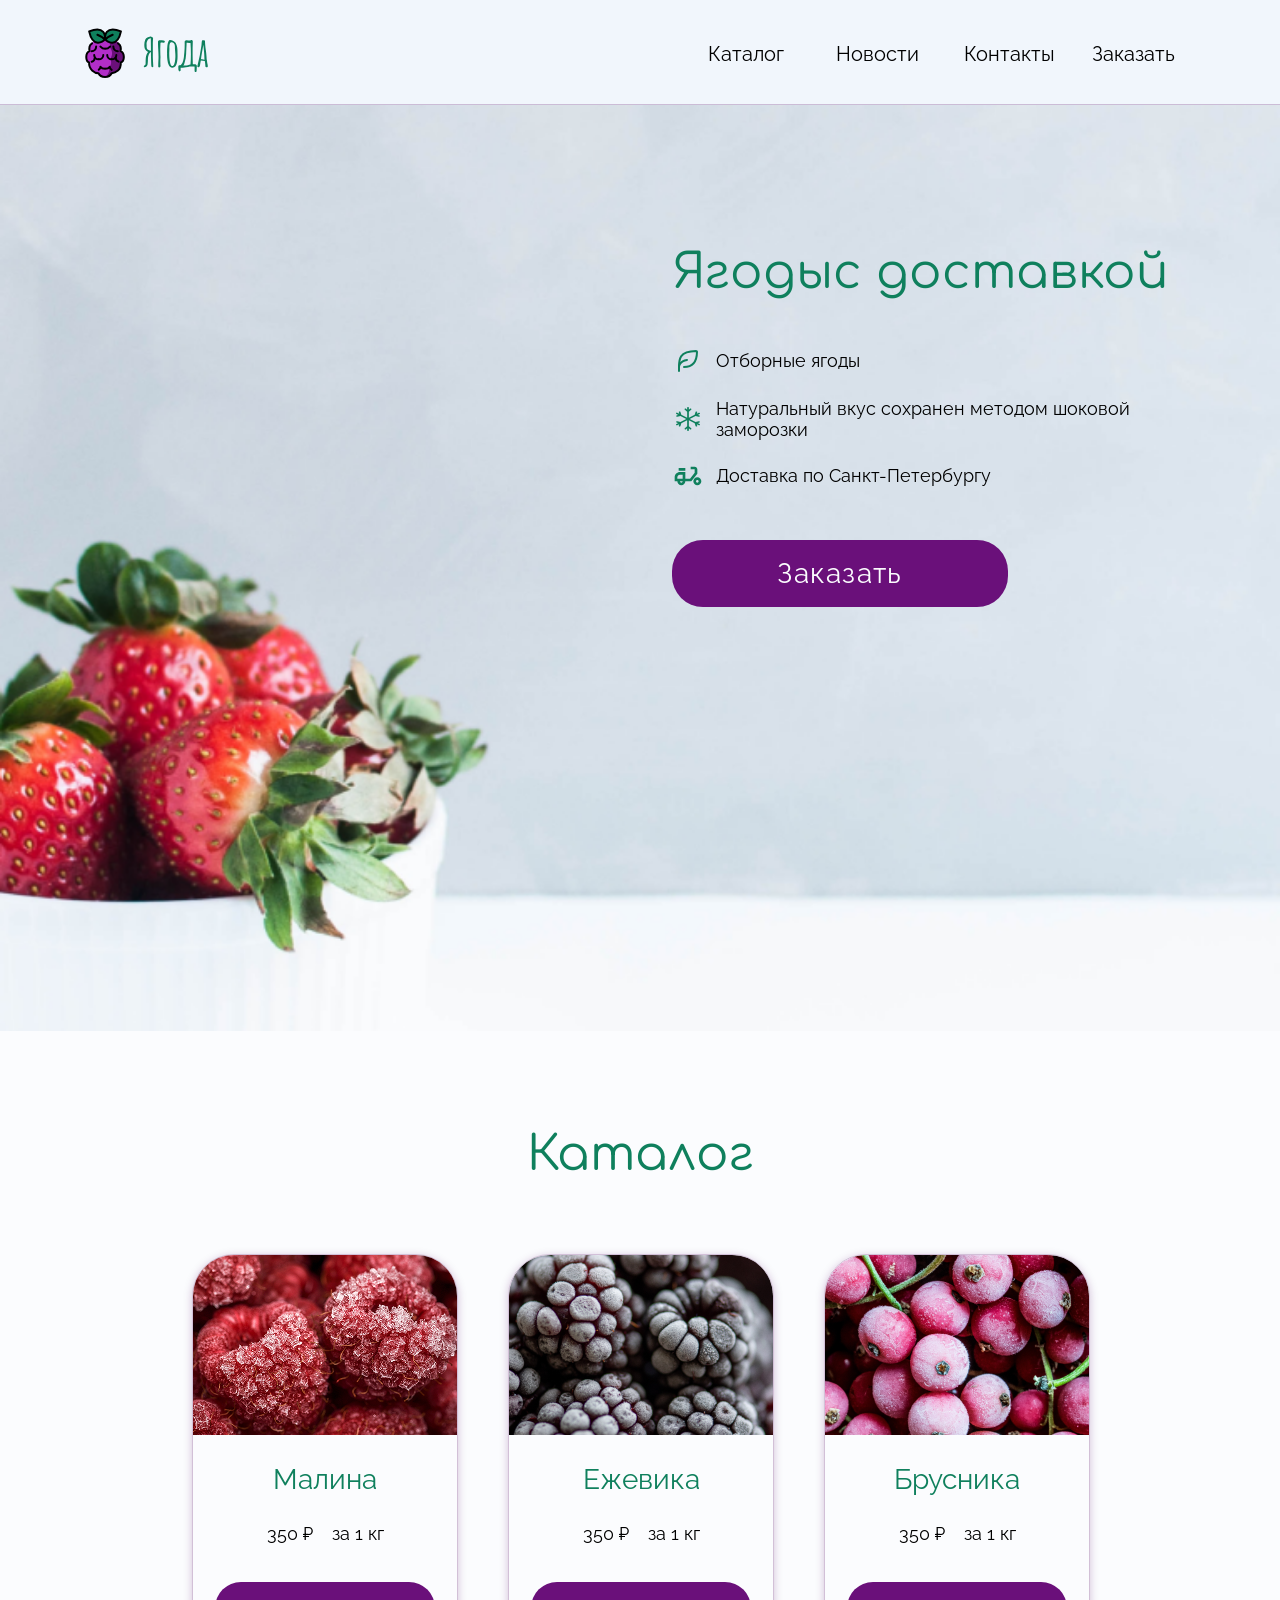
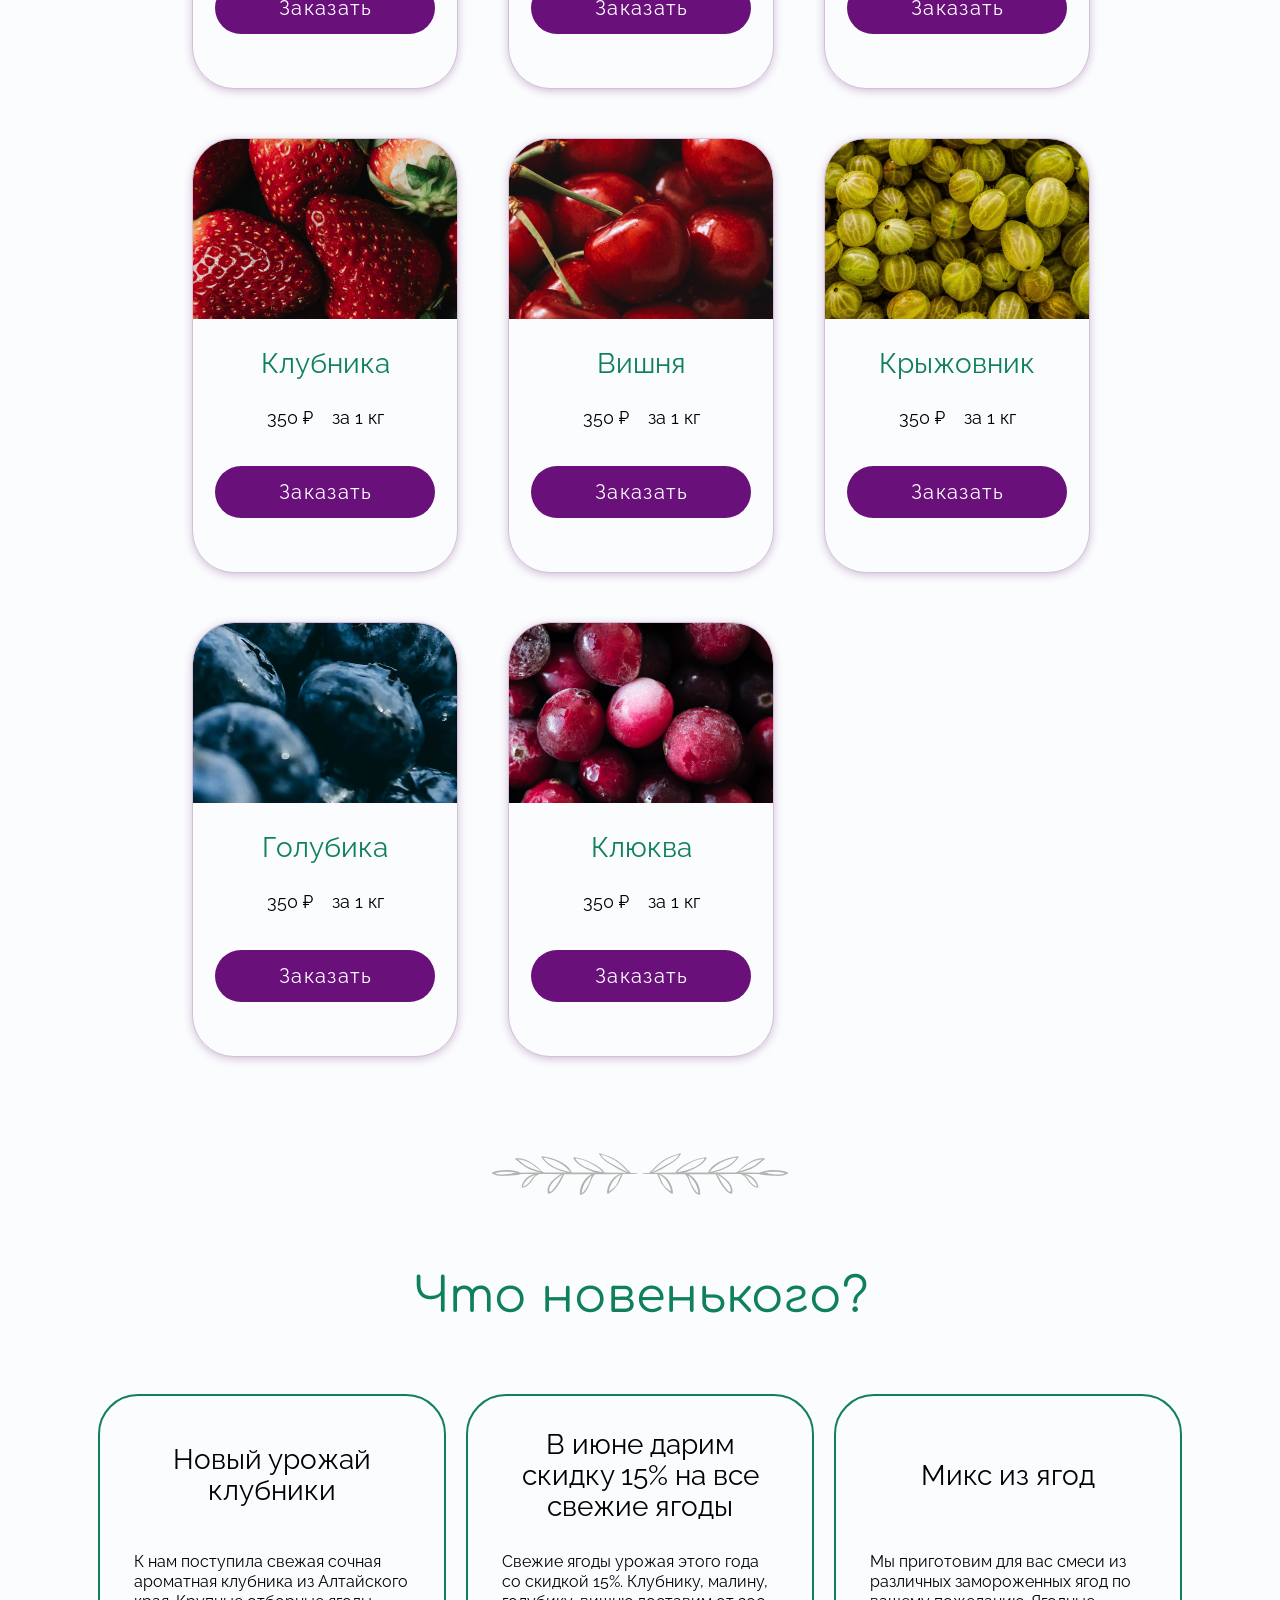
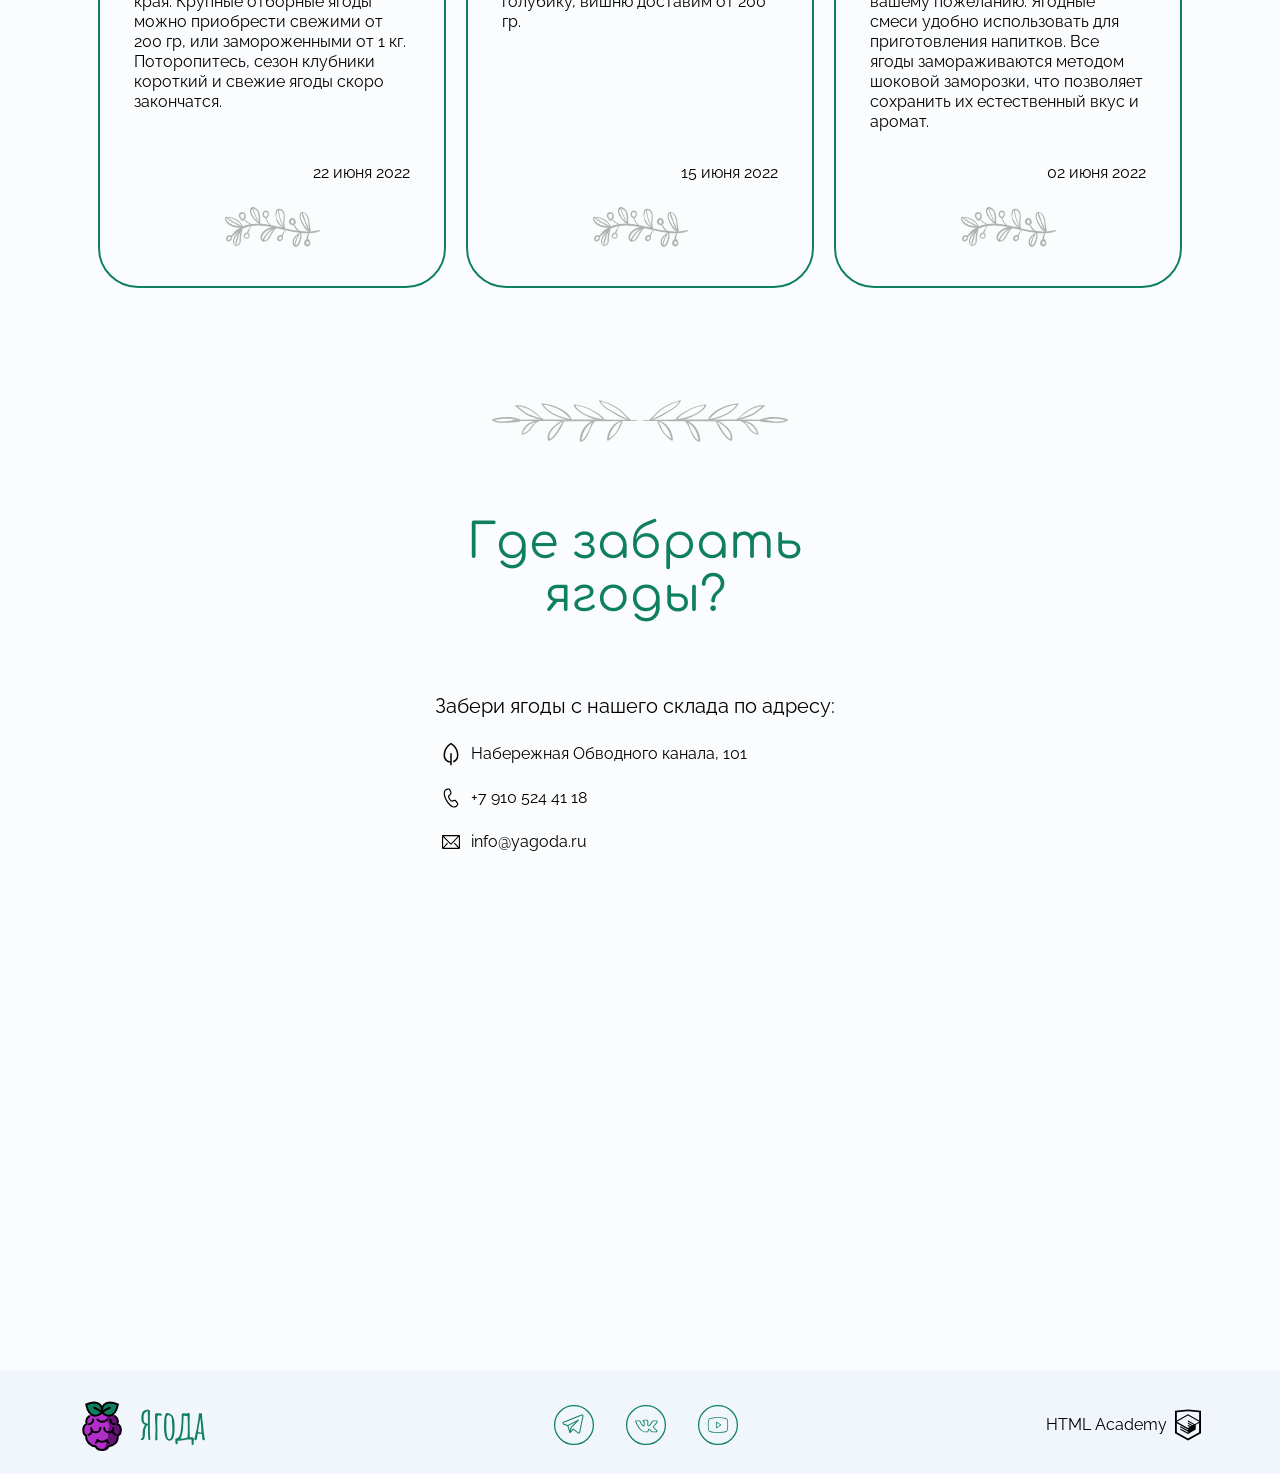
<file: index.html>
<!DOCTYPE html><html class="page" lang="ru"><head><meta charset="UTF-8"><title>Berry</title><meta name="viewport" content="width=device-width,initial-scale=1"><link rel="preload" href="#" type="font/woff2" as="font"><link rel="stylesheet" href="styles/styles.css"><script src="scripts/index.js" defer="defer"></script></head><body class="page__body"><header class="header"><div class="header__inner container"><a class="header__logo logo"><picture><source srcset="./images/logo-huge.svg" media="(min-width: 1440px)" width="135" height="60"><source srcset="./images/logo-huge.svg" media="(min-width: 768px)" width="133" height="60"><img class="logo__image" src="./images/logo-small.svg" alt="Изображение ягоды еживики" width="52" height="52"></picture></a><nav class="header__navigation"><ul class="header__navigation-list"><li class="header__navigation-item"><a href="#" class="header-_navigation-link">Каталог</a></li><li class="header__navigation-item"><a href="#" class="header-_navigation-link">Новости</a></li><li class="header__navigation-item"><a href="#" class="header-_navigation-link">Контакты</a></li><li class="header__navigation-item"><a href="#" class="header-_navigation-link">Заказать</a></li></ul></nav><button class="header__burger-button" type="button"><span class="visually-hidden">Открыть меню сайта</span></button></div></header><main><section class="hero section"><div class="hero__inner container"><div class="hero__wrapper"><h1 class="hero__title title">Ягоды<br class="hero__title-break">с доставкой</h1><ul class="hero__list"><li class="hero__item">Отборные ягоды</li><li class="hero__item">Натуральный вкус сохранен методом шоковой заморозки</li><li class="hero__item">Доставка по Санкт-Петербургу</li></ul><button class="hero__button button">Заказать</button></div></div></section><section class="catalog section container"><h2 class="catalog__title title">Каталог</h2><ul class="catalog__list"><li class="catalog__item"><atricle class="catalog__card"><img class="catalog__card-image" src="./images/raspberry-1x.png" alt="Изображение ягоды малины" width="264" height="180"><h3 class="catalog__card-subtitle">Малина</h3><dl class="catalog__price-list"><dt class="catalog__price-item">350 ₽</dt><dd class="catalog__price-item">за 1 кг</dd></dl><button class="catalog__button button">Заказать</button></atricle></li><li class="catalog__item"><atricle class="catalog__card"><img class="catalog__card-image" src="./images/blackberry-1x.png" alt="Изображение ягоды малины" width="344" height="180"><h3 class="catalog__card-subtitle">Ежевика</h3><dl class="catalog__price-list"><dt class="catalog__price-item">350 ₽</dt><dd class="catalog__price-item">за 1 кг</dd></dl><button class="catalog__button button">Заказать</button></atricle></li><li class="catalog__item"><atricle class="catalog__card"><img class="catalog__card-image" src="./images/lingonberry-1x.png" alt="Изображение ягоды малины" width="344" height="180"><h3 class="catalog__card-subtitle">Брусника</h3><dl class="catalog__price-list"><dt class="catalog__price-item">350 ₽</dt><dd class="catalog__price-item">за 1 кг</dd></dl><button class="catalog__button button">Заказать</button></atricle></li><li class="catalog__item"><atricle class="catalog__card"><img class="catalog__card-image" src="./images/strawberry-1x.png" alt="Изображение ягоды малины" width="344" height="180"><h3 class="catalog__card-subtitle">Клубника</h3><dl class="catalog__price-list"><dt class="catalog__price-item">350 ₽</dt><dd class="catalog__price-item">за 1 кг</dd></dl><button class="catalog__button button">Заказать</button></atricle></li><li class="catalog__item"><atricle class="catalog__card"><img class="catalog__card-image" src="./images/cherry-1x.png" alt="Изображение ягоды малины" width="344" height="180"><h3 class="catalog__card-subtitle">Вишня</h3><dl class="catalog__price-list"><dt class="catalog__price-item">350 ₽</dt><dd class="catalog__price-item">за 1 кг</dd></dl><button class="catalog__button button">Заказать</button></atricle></li><li class="catalog__item"><atricle class="catalog__card"><img class="catalog__card-image" src="./images/gooseberry-1x.png" alt="Изображение ягоды малины" width="344" height="180"><h3 class="catalog__card-subtitle">Крыжовник</h3><dl class="catalog__price-list"><dt class="catalog__price-item">350 ₽</dt><dd class="catalog__price-item">за 1 кг</dd></dl><button class="catalog__button button">Заказать</button></atricle></li><li class="catalog__item"><atricle class="catalog__card"><img class="catalog__card-image" src="./images/blueberry-1x.png" alt="Изображение ягоды малины" width="344" height="180"><h3 class="catalog__card-subtitle">Голубика</h3><dl class="catalog__price-list"><dt class="catalog__price-item">350 ₽</dt><dd class="catalog__price-item">за 1 кг</dd></dl><button class="catalog__button button">Заказать</button></atricle></li><li class="catalog__item"><atricle class="catalog__card"><img class="catalog__card-image" src="./images/cranberry-1x.png" alt="Изображение ягоды малины" width="344" height="180"><h3 class="catalog__card-subtitle">Клюква</h3><dl class="catalog__price-list"><dt class="catalog__price-item">350 ₽</dt><dd class="catalog__price-item">за 1 кг</dd></dl><button class="catalog__button button">Заказать</button></atricle></li></ul></section><section class="news section container"><h2 class="news__title title">Что новенького?</h2><ul class="news__list"><li class="news__item"><article class="news__card"><h3 class="news__card-title">Новый урожай клубники</h3><p class="news__card-text">К нам поступила свежая сочная ароматная клубника из Алтайского края. Крупные отборные ягоды можно приобрести свежими от 200 гр, или замороженными от 1 кг. Поторопитесь, сезон клубники короткий и свежие ягоды скоро закончатся.</p><time class="news__card-time" datetime="2022-06-22">22 июня 2022</time></article></li><li class="news__item"><article class="news__card"><h3 class="news__card-title">В июне дарим скидку 15% на все свежие ягоды</h3><p class="news__card-text">Свежие ягоды урожая этого года со скидкой 15%. Клубнику, малину, голубику, вишню доставим от 200 гр.</p><time class="news__card-time" datetime="2022-06-15">15 июня 2022</time></article></li><li class="news__item"><article class="news__card"><h3 class="news__card-title">Микс из ягод</h3><p class="news__card-text">Мы приготовим для вас смеси из различных замороженных ягод по вашему пожеланию. Ягодные смеси удобно использовать для приготовления напитков. Все ягоды замораживаются методом шоковой заморозки, что позволяет сохранить их естественный вкус и аромат.</p><time class="news__card-time" datetime="2022-06-02">02 июня 2022</time></article></li></ul></section><section class="contacts section container"><div class="contacts__wrapper"><h2 class="contacts__title title">Где забрать ягоды?</h2><address class="contacts__address"><p class="contacts__address-text">Забери ягоды с нашего склада по адресу:</p><a class="contacts__address-link" href="#">Набережная Обводного канала, 101</a> <a class="contacts__address-link" href="tel:+79105244118">+7 910 524 41 18</a> <a class="contacts__address-link" href="mailto:info@yagoda.ru">info@yagoda.ru</a></address></div><iframe class="contacts__map" src="https://yandex.ru/map-widget/v1/?um=constructor%3A57dabdf767dba2ba17bf3a6f259536344c58d6519c3dbfd846dd6795bcb86614&amp;source=constructor" width="320" height="372" frameborder="0"></iframe></section></main><footer class="footer"><div class="footer__inner container"><a class="footer__logo logo"><picture><source srcset="./images/logo-huge.svg" media="(min-width: 1440px)" width="135" height="60"><source srcset="./images/logo-huge.svg" media="(min-width: 768px)" width="133" height="60"><img class="logo__image" src="./images/logo-small.svg" alt="Изображение ягоды еживики" width="52" height="52"></picture></a><ul class="footer__list"><li class="footer__item"><a href="#" class="footer__social-link"><span class="visually-hidden">Телеграмм</span> <svg width="32" height="32" viewBox="0 0 32 32" fill="none" xmlns="http://www.w3.org/2000/svg"><circle cx="16" cy="16" r="15.5" stroke="#0F805D"/><path d="M23.1562 7.81204C22.9837 7.66906 22.7757 7.57542 22.5543 7.54106C22.3329 7.50669 22.1063 7.53288 21.8986 7.61684L7.56501 13.4032C7.33339 13.4984 7.13619 13.6618 6.9996 13.8717C6.86301 14.0816 6.79349 14.328 6.80026 14.5784C6.80703 14.8287 6.88977 15.071 7.03751 15.2732C7.18524 15.4754 7.39098 15.6279 7.62741 15.7104L10.7202 16.784L12.3962 22.3248C12.3994 22.336 12.4098 22.3432 12.4146 22.3536C12.4319 22.3978 12.4571 22.4385 12.489 22.4736C12.5375 22.5278 12.6001 22.5674 12.6698 22.588C12.6778 22.5912 12.6834 22.5984 12.6914 22.6H12.6962L12.6986 22.6008C12.7605 22.6142 12.8248 22.6108 12.885 22.5912C12.8914 22.5896 12.8978 22.5896 12.905 22.5872C12.9628 22.567 13.0151 22.5336 13.0578 22.4896C13.0626 22.484 13.0706 22.4832 13.0754 22.4784L15.4858 19.8176L19.0034 22.5416C19.217 22.7088 19.4802 22.7992 19.7514 22.7992C20.3386 22.7992 20.845 22.388 20.9658 21.8144L23.5754 9.00004C23.6197 8.7825 23.6041 8.55703 23.5302 8.34766C23.4564 8.1383 23.3271 7.9529 23.1562 7.81124V7.81204ZM13.2706 17.836L12.705 20.5856L11.525 16.6832L17.377 13.6352L13.3794 17.6336C13.3241 17.689 13.2862 17.7594 13.2706 17.836ZM20.1818 21.6536C20.1668 21.7262 20.1334 21.7936 20.0848 21.8495C20.0361 21.9054 19.974 21.9479 19.9042 21.9728C19.8362 21.999 19.7624 22.0071 19.6903 21.9961C19.6182 21.9852 19.5502 21.9556 19.493 21.9104L15.6826 18.9592C15.603 18.8978 15.5031 18.8685 15.4028 18.8774C15.3026 18.8863 15.2094 18.9327 15.1418 19.0072L13.4642 20.856L14.029 18.1144L19.7802 12.3624C19.8476 12.2949 19.8885 12.2054 19.8958 12.1103C19.903 12.0152 19.8759 11.9206 19.8196 11.8436C19.7632 11.7667 19.6811 11.7124 19.5882 11.6906C19.4954 11.6688 19.3977 11.681 19.313 11.7248L11.0226 16.0432L7.88901 14.9536C7.80593 14.9262 7.73346 14.8735 7.6817 14.803C7.62994 14.7325 7.60146 14.6475 7.60021 14.56C7.59623 14.4718 7.61981 14.3845 7.66769 14.3102C7.71557 14.236 7.78537 14.1784 7.86741 14.1456L22.1986 8.35924C22.2721 8.32804 22.3527 8.31795 22.4316 8.3301C22.5105 8.34226 22.5844 8.37618 22.645 8.42804C22.7053 8.47683 22.7509 8.54142 22.7766 8.6146C22.8023 8.68778 22.8071 8.76666 22.7906 8.84244L20.1818 21.6544V21.6536Z" fill="#0F805D"/></svg></a></li><li class="footer__item"><a href="#" class="footer__social-link"><span class="visually-hidden">Вконтакте</span> <svg width="32" height="32" viewBox="0 0 32 32" fill="none" xmlns="http://www.w3.org/2000/svg"><circle cx="16" cy="16" r="15.5" stroke="#0F805D"/><g clip-path="url(#clip0_27406_471)"><path d="M7.3999 13.1755C7.3999 12.6726 7.74307 12.4014 8.4294 12.3619L11.0741 12.3767C11.2516 12.3767 11.37 12.4507 11.4291 12.5986C11.7013 13.3383 12.006 13.9768 12.3433 14.5143C12.6805 15.0518 13.1213 15.6706 13.6656 16.3708C13.713 16.4596 13.7899 16.5039 13.8964 16.5039C13.9792 16.5039 14.0443 16.4694 14.0916 16.4004L14.1449 16.2377L14.1626 13.6785C14.1626 13.501 14.1123 13.3826 14.0118 13.3235C13.9112 13.2643 13.7248 13.2199 13.4526 13.1903C13.2396 13.1608 13.1331 13.0523 13.1331 12.8649C13.1331 12.8254 13.1391 12.7959 13.1509 12.7761C13.3994 12.1351 14.1094 11.8146 15.2809 11.8146L16.2749 11.7998C16.7246 11.7998 17.0973 11.8935 17.3931 12.0809C17.689 12.2682 17.8369 12.5641 17.8369 12.9684V16.3264C17.9197 16.3757 17.9966 16.4004 18.0676 16.4004C18.2451 16.4004 18.399 16.3116 18.5291 16.1341C19.8308 14.6154 20.5349 13.5996 20.6414 13.0868C20.6414 13.0769 20.6532 13.0523 20.6769 13.0128C20.7597 12.8649 20.8958 12.7367 21.0851 12.6282C21.2745 12.5197 21.4401 12.4458 21.5821 12.4063C21.6295 12.3866 21.6827 12.3767 21.7419 12.3767H24.4931L24.6706 12.3915C24.9073 12.3915 25.0907 12.4852 25.2209 12.6726C25.2682 12.7318 25.3007 12.7959 25.3185 12.8649C25.3362 12.9339 25.3481 13.003 25.354 13.072C25.3599 13.141 25.3629 13.1805 25.3629 13.1903V13.2939C25.28 13.6982 25.07 14.1297 24.7327 14.5883C24.3955 15.0468 23.9665 15.5424 23.4459 16.075C22.9252 16.6075 22.5998 16.9576 22.4696 17.1252C22.3631 17.2436 22.3099 17.3521 22.3099 17.4507C22.3099 17.5296 22.3572 17.6183 22.4519 17.717L25.0434 20.4389C25.1854 20.5966 25.2564 20.7692 25.2564 20.9566C25.2564 21.1834 25.1499 21.3708 24.9369 21.5187C24.7239 21.6667 24.4695 21.7505 24.1736 21.7702L23.8719 21.785H21.1739C21.162 21.785 21.1384 21.7875 21.1029 21.7924C21.0674 21.7973 21.0437 21.7998 21.0319 21.7998C20.7715 21.7998 20.529 21.7061 20.3041 21.5187C20.2213 21.4398 19.6651 20.858 18.6356 19.7732C18.5765 19.7041 18.4936 19.64 18.3871 19.5809C18.3398 19.7387 18.2777 19.9655 18.2008 20.2613C18.1238 20.5572 18.0676 20.7692 18.0321 20.8974L17.9789 21.1489C17.8605 21.4941 17.612 21.7012 17.2334 21.7702L16.9849 21.785H15.2454C14.2632 21.785 13.284 21.4103 12.3078 20.6608C11.3315 19.9112 10.4529 18.9423 9.6719 17.7539C8.8909 16.5656 8.16315 15.1824 7.48865 13.6045C7.42949 13.4763 7.3999 13.3333 7.3999 13.1755ZM18.0676 17.0069C17.8191 17.0069 17.5943 16.9502 17.3931 16.8368C17.192 16.7234 17.0914 16.568 17.0914 16.3708V12.9684C17.0914 12.7712 17.0322 12.6307 16.9139 12.5468C16.7955 12.463 16.5885 12.4211 16.2926 12.4211L15.2809 12.4507C14.7721 12.4507 14.3875 12.5247 14.1271 12.6726C14.6478 12.8797 14.9081 13.215 14.9081 13.6785V16.2821C14.8845 16.5286 14.7661 16.7332 14.5531 16.896C14.3401 17.0587 14.1035 17.14 13.8431 17.14C13.4881 17.14 13.216 16.997 13.0266 16.711C12.1036 15.5473 11.4173 14.4428 10.9676 13.3974L10.8079 13.0128L8.44715 12.998C8.29332 12.998 8.20753 13.0054 8.18978 13.0202C8.17203 13.035 8.16315 13.0769 8.16315 13.146C8.16315 13.2347 8.17498 13.3284 8.19865 13.427L8.5714 14.2554C9.5654 16.3955 10.6452 18.0819 11.8108 19.3146C12.9763 20.5473 14.1212 21.1637 15.2454 21.1637H17.0204C17.0914 21.1637 17.1446 21.1465 17.1801 21.1119C17.2156 21.0774 17.2452 21.0109 17.2689 20.9122L17.3044 20.7643L17.6416 19.4625C17.7363 19.285 17.8191 19.1667 17.8901 19.1075C18.0203 18.999 18.1741 18.9448 18.3516 18.9448C18.6356 18.9448 18.9255 19.0878 19.2214 19.3738L20.7301 20.9714C20.8248 21.0996 20.9254 21.1637 21.0319 21.1637H23.9606C24.3156 21.1637 24.4931 21.0897 24.4931 20.9418C24.4931 20.8925 24.4754 20.8432 24.4399 20.7939L21.8661 18.1164C21.665 17.9093 21.5644 17.6874 21.5644 17.4507C21.5644 17.214 21.659 16.9872 21.8484 16.7702C22.0022 16.573 22.301 16.2451 22.7447 15.7865C23.1885 15.3279 23.576 14.8989 23.9074 14.4995C24.2387 14.1001 24.4576 13.7377 24.5641 13.4122L24.6174 13.2199C24.6055 13.2002 24.5996 13.1681 24.5996 13.1238C24.5996 13.0794 24.5937 13.0424 24.5819 13.0128H21.7951C21.6176 13.072 21.4756 13.1608 21.3691 13.2791L21.2626 13.5602C20.9668 14.2406 20.1917 15.2909 18.9374 16.711C18.6889 16.9083 18.399 17.0069 18.0676 17.0069Z" fill="#0F805D"/></g><defs><clipPath id="clip0_27406_471"><rect width="19.2" height="15.0857" fill="white" transform="translate(6.3999 8.7998)"/></clipPath></defs></svg></a></li><li class="footer__item"><a href="#" class="footer__social-link"><span class="visually-hidden">Ютуб</span> <svg width="32" height="32" viewBox="0 0 32 32" fill="none" xmlns="http://www.w3.org/2000/svg"><circle cx="16" cy="16" r="15.5" stroke="#0F805D"/><path d="M18.5649 15.7525L14.9649 13.3525C14.9198 13.3224 14.8674 13.3052 14.8132 13.3025C14.7591 13.2999 14.7052 13.312 14.6574 13.3375C14.6095 13.3624 14.5694 13.4002 14.5416 13.4465C14.5138 13.4928 14.4993 13.546 14.4999 13.6V18.4C14.4993 18.454 14.5138 18.5072 14.5416 18.5535C14.5694 18.5998 14.6095 18.6376 14.6574 18.6625C14.7016 18.6853 14.7502 18.6981 14.7999 18.7C14.8592 18.7011 14.9172 18.6826 14.9649 18.6475L18.5649 16.2475C18.6067 16.2211 18.6412 16.1846 18.6651 16.1413C18.689 16.0981 18.7015 16.0494 18.7015 16C18.7015 15.9506 18.689 15.9019 18.6651 15.8586C18.6412 15.8154 18.6067 15.7788 18.5649 15.7525ZM15.0999 17.8375V14.1625L17.8599 16L15.0999 17.8375ZM23.6874 11.71C23.6254 11.4813 23.5112 11.2702 23.3537 11.0932C23.1963 10.9162 22.9998 10.7781 22.7799 10.69C20.2449 9.71499 16.1724 9.72999 15.9999 9.72999C15.8274 9.72999 11.7549 9.71499 9.2199 10.69C8.99999 10.7781 8.80355 10.9162 8.64607 11.0932C8.48859 11.2702 8.37437 11.4813 8.3124 11.71C8.1249 12.4375 7.8999 13.7725 7.8999 16C7.8999 18.2275 8.1249 19.5625 8.3124 20.29C8.37437 20.5187 8.48859 20.7298 8.64607 20.9068C8.80355 21.0838 8.99999 21.2218 9.2199 21.31C11.7549 22.285 15.8274 22.27 15.9999 22.27H16.0524C16.5699 22.27 20.3724 22.24 22.7799 21.31C22.9998 21.2218 23.1963 21.0838 23.3537 20.9068C23.5112 20.7298 23.6254 20.5187 23.6874 20.29C23.8749 19.5625 24.0999 18.2275 24.0999 16C24.0999 13.7725 23.8749 12.4375 23.6874 11.71ZM23.1024 20.14C23.0664 20.2765 22.9987 20.4026 22.9049 20.5082C22.8111 20.6137 22.6938 20.6957 22.5624 20.7475C20.1324 21.685 16.0449 21.67 15.9999 21.67C15.9549 21.67 11.8674 21.685 9.4374 20.7475C9.30605 20.6957 9.18872 20.6137 9.09492 20.5082C9.00111 20.4026 8.93345 20.2765 8.8974 20.14C8.7174 19.4425 8.4999 18.16 8.4999 16C8.4999 13.84 8.7174 12.5575 8.8974 11.86C8.93345 11.7235 9.00111 11.5973 9.09492 11.4918C9.18872 11.3863 9.30605 11.3043 9.4374 11.2525C11.8674 10.315 15.9549 10.33 15.9999 10.33C16.0449 10.33 20.1324 10.315 22.5624 11.2525C22.6938 11.3043 22.8111 11.3863 22.9049 11.4918C22.9987 11.5973 23.0664 11.7235 23.1024 11.86C23.2824 12.5575 23.4999 13.84 23.4999 16C23.4999 18.16 23.2824 19.4425 23.1024 20.14Z" fill="#0F805D"/></svg></a></li></ul><div class="footer__developer-logo"><span>HTML Academy</span> <svg width="20" height="24" viewBox="0 0 20 24" fill="none" xmlns="http://www.w3.org/2000/svg"><path d="M10.1115 0H10.0372L0 0.985337V18.3695L10.0372 24L20 18.3695V0.985337L10.1115 0ZM18.5874 8.51613L10.0372 3.73021V3.65982H9.96283L9.88848 3.58944V3.65982L1.41264 8.51613V2.18182L9.96283 1.33724L18.5874 2.18182V8.51613ZM9.96283 4.78592L18.513 9.50147L15.1673 11.3314L9.88848 8.37537V9.3607L14.2751 11.824L13.6059 12.176L9.88848 10.0645V11.0499L12.7138 12.6686L12.119 13.0205L9.88848 11.7537V12.739L11.3011 13.5132L9.96283 14.2874L1.48699 9.57185L9.96283 4.78592ZM1.41264 10.6276L9.88848 15.4135V16.1173L4.01487 12.8094V13.7947L9.96283 17.173V17.9472L4.01487 14.6393V15.6246L9.96283 19.0029L15.9851 15.5543V11.8944L18.513 10.4868V17.5249L9.96283 22.3812L1.41264 17.5953V10.6276Z" fill="black"/></svg></div></div></footer><script src="./scripts/index.js"></script></body></html>
</file>
<file: styles/styles.css>
@font-face{font-family:Raleway;src:url(../fonts/Raleway-Regular.woff2)format("woff2");font-weight:400;font-style:normal;font-display:swap}@font-face{font-family:Comfortaa;src:url(../fonts/Comfortaa-Regular.woff2)format("woff2");font-weight:400;font-style:normal;font-display:swap}:root{--main-font:"Raleway",sans-serif;--accent-font:"Comfortaa",sans-serif;--light-color:#fbfcfe;--sky-color:#f1f6fc;--leaf-color:#8e9892b3;--dark-color:#000;--accent-dark-color:#6a107a;--accent-light-color:#0f805d;--accent-light-hover-color:#7bdb0a;--transition-duration:.2s;--container-width:1128px;--container-padding-x:26px;--section-margin-bottom:60px}.container{max-width:var(--container-width);padding-inline:var(--container-padding-x);margin:0 auto}@media (width>=768px){.container{--container-padding-x:26px}}.section{margin-block-end:62px}@media (width>=768px){.section{margin-block-end:100px}}.title{font-family:var(--accent-font);color:var(--accent-light-color);text-align:center;font-size:36px;font-weight:400;line-height:1}@media (width>=768px){.title{margin-block-end:48px;font-size:48px}}@media (width>=1440px){.title{font-size:52px}}.visually-hidden{white-space:nowrap!important;clip-path:inset(100%)!important;clip:rect(0 0 0 0)!important;border:0!important;width:1px!important;height:1px!important;margin:-1px!important;padding:0!important;position:absolute!important;overflow:hidden!important}@media (width>=768px){.visible-mobile{display:none!important}}body{box-sizing:border-box;font-family:var(--main-font);background-color:var(--light-color);color:var(--dark-color);margin:0;padding:0;font-size:14px;font-weight:400;line-height:1}a,button,input,textarea,svg *{transition-duration:var(--transition-duration)}a{color:inherit;text-decoration:none}button{background-color:#0000;border:none;margin:0;padding:0}img{max-width:100%;display:block}ul,ol,dl,dd,dt{margin:0;padding:0;list-style:none}h1,h2,h3,h4,p{margin:0}.button{color:var(--light-color);letter-spacing:1.3px;background-color:#6a107a;border-radius:31px;width:100%;max-width:220px;padding:14px 64px;font-family:Raleway;font-size:20px;font-weight:400}.header{background-color:var(--sky-color);color:var(--dark-color);border-bottom:1px solid #580d6540;padding-block:4px;box-shadow:0 2px 8px #580d6540}@media (width>=768px){.header{padding-block:22px}}@media (width>=1440px){.header{padding-block:24px}}.header__inner{z-index:2;justify-content:space-between;align-items:center;padding-inline:26px;display:flex;position:relative}.header__navigation{pointer-events:none;background-color:var(--sky-color);opacity:0;visibility:hidden;padding:32px 40px;height:46vh;padding:32px 40px;font-size:20px;transition:opacity .3s,visibility .3s;position:absolute;inset:-100vh 0 0}@media (width>=768px){.header__navigation{pointer-events:auto;opacity:1;visibility:visible;height:auto;margin-block-start:4px;padding:0;position:static;transform:none}}@media (width>=1440px){.header__navigation{margin-inline-end:37px}}.header__navigation--open{opacity:1;visibility:visible;pointer-events:auto;top:70px}.header__navigation-list{flex-direction:column;row-gap:32px;display:flex}@media (width>=768px){.header__navigation-list{flex-direction:row;column-gap:16px}}@media (width>=1440px){.header__navigation-list{column-gap:28px}}@media (width>=768px){.header__navigation-item{width:112px}}@media (width>=1440px){.header__navigation-item{width:132px}}.header__burger-button{cursor:pointer;justify-content:center;align-items:center;width:60px;height:60px;margin-inline-end:-5px;display:flex;position:relative}.header__burger-button:after{content:"";background-color:var(--accent-light-color);width:45px;height:5px;box-shadow:0 -13px var(--accent-light-color),0 12px var(--accent-light-color);border-radius:5px}.header__burger-button:hover:after{transition-duration:var(--transition-duration);background-color:var(--accent-light-hover-color);box-shadow:0 -12px var(--accent-light-hover-color),0 12px var(--accent-light-hover-color)}@media (width>=768px){.header__burger-button{display:none}}.hero{background-image:url(../images/background.png);background-position:50%;background-repeat:no-repeat;background-size:cover}@media (width>=768px){.hero{background-image:url(../images/background-tablet.png)}}.hero__inner{flex-direction:column;align-items:center;padding-block:60px 190px;display:flex}@media (width>=768px){.hero__inner{align-items:flex-end;padding-block:142px 424px;padding-inline:23px}}@media (width>=1440px){.hero__inner{align-items:center;padding-block:170px 252px}}.hero__wrapper{flex-direction:column;align-items:center;display:flex}@media (width>=768px){.hero__wrapper{align-items:flex-start;width:532px}}@media (width>=1440px){.hero__wrapper{width:550px;margin-inline-start:185px}}.hero__title{min-width:265px;margin-block-end:32px;line-height:1.1}@media (width>=768px){.hero__title{margin-block-end:45px}}@media (width>=1440px){.hero__title{margin-block-end:52px}}@media (width>=768px){.hero__title-break{display:none}}.hero__list{flex-direction:column;row-gap:14px;max-width:208px;margin-block-end:63px;font-size:16px;display:flex}@media (width>=768px){.hero__list{row-gap:21px;max-width:502px;margin-block-end:48px;padding:0;font-size:18px}}@media (width>=1440px){.hero__list{margin-block-end:52px;padding-inline-start:23px}}.hero__item{align-items:center;column-gap:12px;line-height:1.17;display:flex}.hero__item:before{content:"";aspect-ratio:1;flex-shrink:0;width:32px}.hero__item:first-child:before{background-image:url(../icons/stack.svg#leaf-icon);background-repeat:no-repeat}.hero__item:nth-child(2){margin-block-end:6px}@media (width>=768px){.hero__item:nth-child(2){margin-block-end:-1px}}.hero__item:nth-child(2):before{background-image:url(../icons/stack.svg#ice-icon);background-repeat:no-repeat}.hero__item:nth-child(3):before{background-image:url(../icons/stack.svg#ic_outline-delivery-dining);background-repeat:no-repeat}.hero__button{max-width:264px;padding-block:16px}@media (width>=768px){.hero__button{max-width:336px;padding:17px 0;font-size:28px}}@media (width>=1440px){.hero__button{margin-inline-start:37px}}.catalog__title{text-align:center;margin-block-end:72px}@media (width>=768px){.catalog__title{margin-block-end:75px}}.catalog__list{grid-template-columns:repeat(auto-fit,264px);justify-content:center;gap:24px;display:grid}@media (width>=768px){.catalog__list{gap:52px}}.catalog__item{max-height:432px}.catalog__card{width:100%;color:var(--dark-color);border:1px solid #580d6540;border-radius:42px;flex-direction:column;align-items:center;row-gap:31px;padding-block-end:54px;display:flex;overflow:hidden;box-shadow:0 2px 8px #580d6540}.catalog__card-subtitle{color:var(--accent-light-color);font-family:Raleway;font-size:28px;font-weight:400}.catalog__price-list{column-gap:19px;margin-block-end:8px;font-size:18px;display:flex}.news{flex-direction:column;align-items:center;display:flex}.news:before{content:"";margin-top:-1px;background-image:url(../images/line-leaf.svg);background-position:50%;background-repeat:no-repeat;background-size:contain;width:228px;height:42px;margin-block-end:59px}@media (width>=768px){.news:before{width:296px;margin-block-end:75px}}.news__title{margin-block-end:64px;line-height:1.112}@media (width>=768px){.news__title{margin-block-end:71px}}.news__list{flex-wrap:wrap;justify-content:center;gap:24px;display:flex}@media (width>=768px){.news__list{gap:33px 20px}}.news__item{width:268px}@media (width>=768px){.news__item{width:348px}}@media (width>=1440px){.news__item{width:360px}}.news__card{border:2px solid var(--accent-light-color);color:var(--dark-color);border-radius:40px;flex-direction:column;align-items:center;padding:30px 18px 23px;display:flex}@media (width>=768px){.news__card{padding:30px 34px 39px;font-size:16px;line-height:1.25}}.news__card:after{content:"";background-image:url(../images/card-leaf.svg);background-position:50%;background-repeat:no-repeat;background-size:contain;width:76px;height:32px}@media (width>=768px){.news__card:after{width:96px;height:40px}}.news__card-title{text-align:center;font-size:20px;font-family:var(--main-font);justify-content:center;align-items:center;width:204px;height:68px;margin-block-end:21px;font-weight:400;line-height:1.1;display:flex}@media (width>=768px){.news__card-title{width:276px;height:100px;margin-block-end:26px;font-size:28px}}@media (width>=1440px){.news__card-title{width:288px;height:96px}}.news__card-text{height:180px;line-height:1.14;overflow-y:scroll}.news__card-text:not(:last-child){margin-block-end:12px}@media (width>=768px){.news__card-text:not(:last-child){margin-block-end:15px}.news__card-text{height:196px;line-height:1.25}}.news__card-time{align-self:flex-end;margin-block-end:16px}@media (width>=768px){.news__card-time{margin-block-end:24px}}.contacts{flex-direction:column;align-items:center;display:flex}@media (width>=768px){.contacts{font-size:20px}}@media (width>=1440px){.contacts{grid-template-columns:1fr 1fr;column-gap:33px;display:grid}}.contacts:before{content:"";background-image:url(../images/line-leaf.svg);background-position:50%;background-repeat:no-repeat;background-size:contain;width:228px;height:42px;margin:auto;margin-block:-6px 69px;display:block}@media (width>=768px){.contacts:before{width:296px;margin-block-end:57px;padding-block-start:36px}}@media (width>=1440px){.contacts:before{grid-column:1/3;width:296px}}.contacts__wrapper{flex-direction:column;align-items:center;display:flex}@media (width>=1440px){.contacts__wrapper{order:2}}.contacts__title{margin-block-end:70px}@media (width>=768px){.contacts__title{max-width:528px;margin-block-end:65px;margin-inline-start:-11px;line-height:1.1}}@media (width>=1440px){.contacts__title{max-width:550px}}.contacts__address{flex-direction:column;row-gap:12px;margin-block-end:24px;font-style:normal;display:flex}@media (width>=768px){.contacts__address{margin-block-end:40px}}.contacts__address-text{text-align:center;margin-block:8px 25px;padding-inline:10px;font-size:16px}@media (width>=768px){.contacts__address-text{margin-block:8px 10px;padding-inline-start:0;font-size:20px}}.contacts__address-link{align-items:center;column-gap:4px;display:flex}.contacts__address-link:nth-child(2):before{content:"";background-image:url(../icons/stack.svg#icon-leaf-address);background-position:50%;background-repeat:no-repeat;width:32px;height:32px}.contacts__address-link:nth-child(3):before{content:"";background-image:url(../icons/stack.svg#icon-call);background-position:50%;background-repeat:no-repeat;width:32px;height:32px}.contacts__address-link:nth-child(4):before{content:"";background-image:url(../icons/stack.svg#clarity_email-line);background-position:50%;background-repeat:no-repeat;width:32px;height:32px}@media (width>=768px){.contacts__address-link{font-size:16px;line-height:1.25}}.contacts__map{width:100vw}@media (width>=1440px){.contacts__map{order:1;width:552px;height:372px}}.footer{background-color:#f1f6fc;padding-block:9px 20px}@media (width>=768px){.footer{padding-block:25px 19px}}@media (width>=1440px){.footer{padding-block:24px}}.footer__inner{flex-wrap:wrap;justify-content:space-between;align-items:center;gap:9px 40px;display:flex}@media (width>=768px){.footer__inner{padding-inline:20px 26px}}.footer__list{column-gap:20px;display:flex}@media (width>=768px){.footer__list{column-gap:32px}}.footer__item{max-height:40px}@media (width>=768px){.footer__social-link svg{width:40px;height:40px}}.footer__developer-logo{align-items:center;column-gap:8px;margin-left:auto;font-size:11px;display:flex}@media (width>=768px){.footer__developer-logo{margin-inline-start:-40px;font-size:16px}}.footer__developer-logo svg{width:20px;height:24px}@media (width>=768px){.footer__developer-logo svg{width:26px;height:32px}}
</file>
